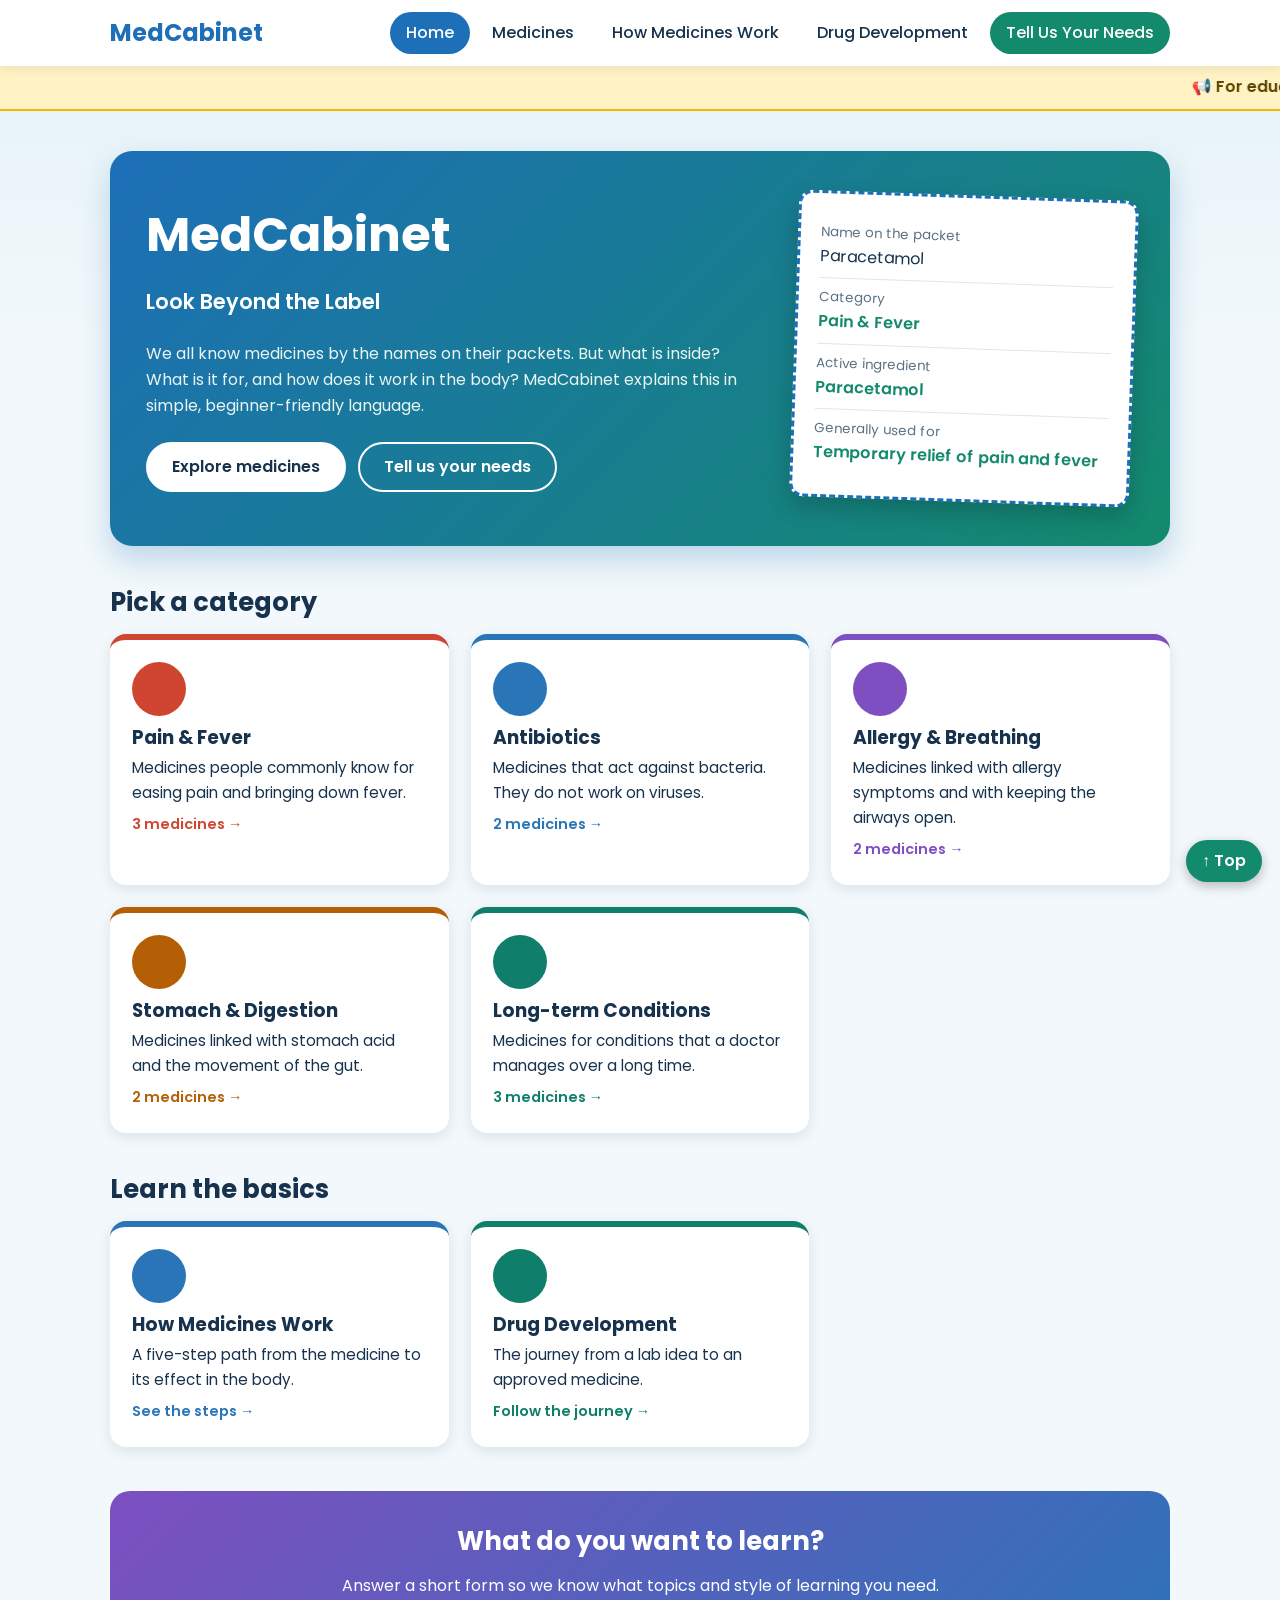
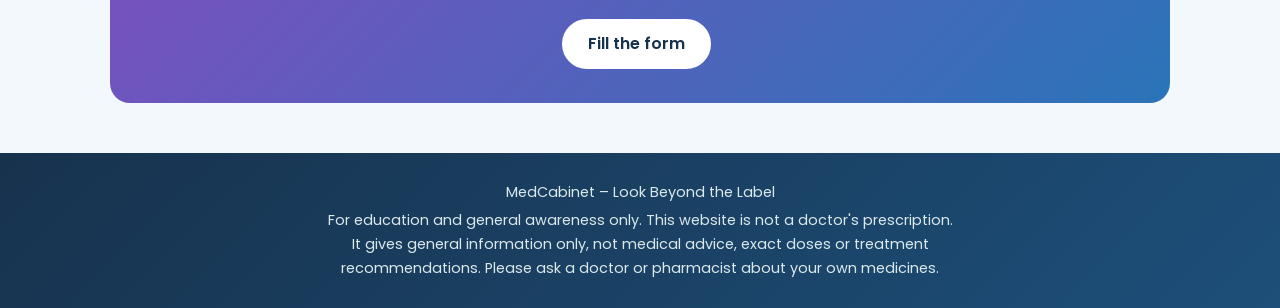
<file: index.html>
<!DOCTYPE html>
<html lang="en">
<head>
  <meta charset="UTF-8">
  <meta name="viewport" content="width=device-width, initial-scale=1.0">
  <title>Home | MedCabinet</title>
  <link rel="preconnect" href="https://fonts.googleapis.com">
  <link href="https://fonts.googleapis.com/css2?family=Poppins:wght@400;500;600;700&display=swap" rel="stylesheet">
  <link rel="stylesheet" href="style.css">
</head>
<body class="" id="top">
<header>
  <nav class="nav">
    <a class="brand" href="index.html">MedCabinet</a>
    <ul>
      <li><a href="index.html" class="active">Home</a></li>
      <li><a href="medicines.html">Medicines</a></li>
      <li><a href="how-medicines-work.html">How Medicines Work</a></li>
      <li><a href="drug-development.html">Drug Development</a></li>
      <li><a class="nav-cta" href="needs.html">Tell Us Your Needs</a></li>
    </ul>
  </nav>
</header>
<marquee class="notice" behavior="scroll" direction="left" scrollamount="5">&#128226; For education only &ndash; this is NOT a doctor's prescription. Always ask a doctor or pharmacist before taking any medicine. Read the label. Never share prescription medicines.</marquee>
<main>
  <section class="hero">
    <div class="hero-text">
      <h1>MedCabinet</h1>
      <p class="tagline">Look Beyond the Label</p>
      <p>We all know medicines by the names on their packets. But what is inside? What is it for, and how does it work in the body? MedCabinet explains this in simple, beginner-friendly language.</p>
      <a class="btn btn-white" href="medicines.html">Explore medicines</a>
      <a class="btn btn-ghost" href="needs.html">Tell us your needs</a>
    </div>
    <div class="label-box">
      <div class="row"><small>Name on the packet</small>Paracetamol</div>
      <div class="row"><small>Category</small><span class="hidden">Pain &amp; Fever</span></div>
      <div class="row"><small>Active ingredient</small><span class="hidden">Paracetamol</span></div>
      <div class="row"><small>Generally used for</small><span class="hidden">Temporary relief of pain and fever</span></div>
    </div>
  </section>

  <h2>Pick a category</h2>
  <div class="grid">
    <a class="cat-card c-pain" href="cat-pain.html">
      <div class="icon"></div>
      <h3>Pain &amp; Fever</h3>
      <p>Medicines people commonly know for easing pain and bringing down fever.</p>
      <span class="count">3 medicines &rarr;</span>
    </a>
    <a class="cat-card c-anti" href="cat-antibiotics.html">
      <div class="icon"></div>
      <h3>Antibiotics</h3>
      <p>Medicines that act against bacteria. They do not work on viruses.</p>
      <span class="count">2 medicines &rarr;</span>
    </a>
    <a class="cat-card c-allergy" href="cat-allergy.html">
      <div class="icon"></div>
      <h3>Allergy &amp; Breathing</h3>
      <p>Medicines linked with allergy symptoms and with keeping the airways open.</p>
      <span class="count">2 medicines &rarr;</span>
    </a>
    <a class="cat-card c-stomach" href="cat-stomach.html">
      <div class="icon"></div>
      <h3>Stomach &amp; Digestion</h3>
      <p>Medicines linked with stomach acid and the movement of the gut.</p>
      <span class="count">2 medicines &rarr;</span>
    </a>
    <a class="cat-card c-long" href="cat-longterm.html">
      <div class="icon"></div>
      <h3>Long-term Conditions</h3>
      <p>Medicines for conditions that a doctor manages over a long time.</p>
      <span class="count">3 medicines &rarr;</span>
    </a>
  </div>

  <h2>Learn the basics</h2>
  <div class="grid">
    <a class="cat-card c-anti" href="how-medicines-work.html">
      <div class="icon"></div>
      <h3>How Medicines Work</h3>
      <p>A five-step path from the medicine to its effect in the body.</p>
      <span class="count">See the steps &rarr;</span>
    </a>
    <a class="cat-card c-long" href="drug-development.html">
      <div class="icon"></div>
      <h3>Drug Development</h3>
      <p>The journey from a lab idea to an approved medicine.</p>
      <span class="count">Follow the journey &rarr;</span>
    </a>
  </div>

  <section class="cta">
    <h2>What do you want to learn?</h2>
    <p>Answer a short form so we know what topics and style of learning you need.</p>
    <a class="btn btn-white" href="needs.html">Fill the form</a>
  </section>
</main>
<a class="to-top" href="#top">&uarr; Top</a>
<footer>
  <p>MedCabinet &ndash; Look Beyond the Label</p>
  <p>For education and general awareness only. This website is not a doctor's prescription. It gives general information only, not medical advice, exact doses or treatment recommendations. Please ask a doctor or pharmacist about your own medicines.</p>
</footer>
</body>
</html>
</file>
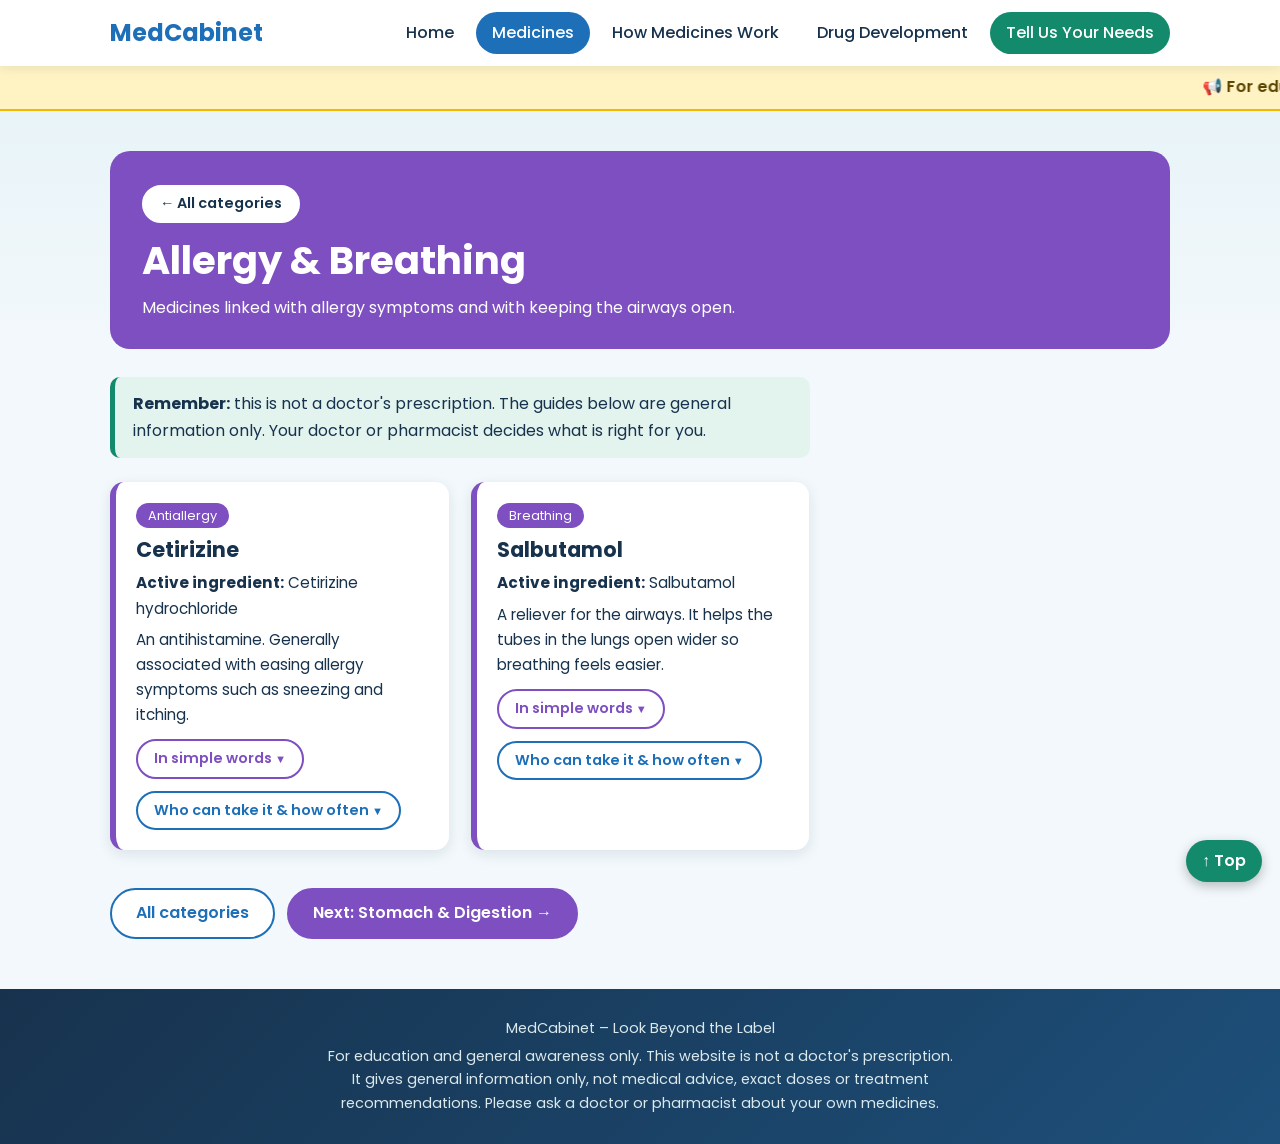
<file: cat-allergy.html>
<!DOCTYPE html>
<html lang="en">
<head>
  <meta charset="UTF-8">
  <meta name="viewport" content="width=device-width, initial-scale=1.0">
  <title>Allergy &amp; Breathing | MedCabinet</title>
  <link rel="preconnect" href="https://fonts.googleapis.com">
  <link href="https://fonts.googleapis.com/css2?family=Poppins:wght@400;500;600;700&display=swap" rel="stylesheet">
  <link rel="stylesheet" href="style.css">
</head>
<body class="c-allergy" id="top">
<header>
  <nav class="nav">
    <a class="brand" href="index.html">MedCabinet</a>
    <ul>
      <li><a href="index.html">Home</a></li>
      <li><a href="medicines.html" class="active">Medicines</a></li>
      <li><a href="how-medicines-work.html">How Medicines Work</a></li>
      <li><a href="drug-development.html">Drug Development</a></li>
      <li><a class="nav-cta" href="needs.html">Tell Us Your Needs</a></li>
    </ul>
  </nav>
</header>
<marquee class="notice" behavior="scroll" direction="left" scrollamount="5">&#128226; For education only &ndash; this is NOT a doctor's prescription. Always ask a doctor or pharmacist before taking any medicine. Read the label. Never share prescription medicines.</marquee>
<main>
  <section class="banner">
    <a class="btn btn-white small" href="medicines.html">&larr; All categories</a>
    <h1> Allergy &amp; Breathing</h1>
    <p>Medicines linked with allergy symptoms and with keeping the airways open.</p>
  </section>
  <p class="note"><strong>Remember:</strong> this is not a doctor's prescription. The guides below are general information only. Your doctor or pharmacist decides what is right for you.</p>
  <div class="grid">
    <article class="card">
      <span class="tag">Antiallergy</span>
      <h3>Cetirizine</h3>
      <p><strong>Active ingredient:</strong> Cetirizine hydrochloride</p>
      <p>An antihistamine. Generally associated with easing allergy symptoms such as sneezing and itching.</p>
      <details>
        <summary>In simple words</summary>
        <p>In an allergy the body releases histamine. Cetirizine sits on the histamine receptors so histamine cannot cause itching and a runny nose.</p>
      </details>
      <details class="guide">
        <summary>Who can take it &amp; how often</summary>
        <div class="guide-box">
          <dl>
            <dt>Age groups</dt><dd>Adults and older children. Younger children should only use child products as shown on the label. Ask a doctor for toddlers.</dd>
            <dt>How often</dt><dd>Usually once a day when allergy symptoms are present. Follow the label.</dd>
            <dt>Prescription</dt><dd>Often sold without a prescription.</dd>
            <dt>Be careful</dt><dd>It can make some people sleepy, so be careful when driving or using machines.</dd>
          </dl>
          <p class="fine">General information only. Always follow the product label or your doctor's instructions.</p>
        </div>
      </details>
    </article>
    <article class="card">
      <span class="tag">Breathing</span>
      <h3>Salbutamol</h3>
      <p><strong>Active ingredient:</strong> Salbutamol</p>
      <p>A reliever for the airways. It helps the tubes in the lungs open wider so breathing feels easier.</p>
      <details>
        <summary>In simple words</summary>
        <p>It attaches to receptors on the muscles around the airways and tells those muscles to relax.</p>
      </details>
      <details class="guide">
        <summary>Who can take it &amp; how often</summary>
        <div class="guide-box">
          <dl>
            <dt>Age groups</dt><dd>Adults and children. The doctor chooses the type of inhaler or medicine.</dd>
            <dt>How often</dt><dd>Used when breathing is difficult, or as the doctor has planned. If it is needed more often than usual, see a doctor quickly.</dd>
            <dt>Prescription</dt><dd>Usually needs a doctor's prescription.</dd>
            <dt>Be careful</dt><dd>If breathing gets worse or the medicine does not help, get medical help urgently.</dd>
          </dl>
          <p class="fine">General information only. Always follow the product label or your doctor's instructions.</p>
        </div>
      </details>
    </article>
  </div>
  <div class="pager">
    <a class="btn" href="medicines.html">All categories</a>
    <a class="btn btn-solid" href="cat-stomach.html">Next: Stomach &amp; Digestion &rarr;</a>
  </div>
</main>
<a class="to-top" href="#top">&uarr; Top</a>
<footer>
  <p>MedCabinet &ndash; Look Beyond the Label</p>
  <p>For education and general awareness only. This website is not a doctor's prescription. It gives general information only, not medical advice, exact doses or treatment recommendations. Please ask a doctor or pharmacist about your own medicines.</p>
</footer>
</body>
</html>
</file>
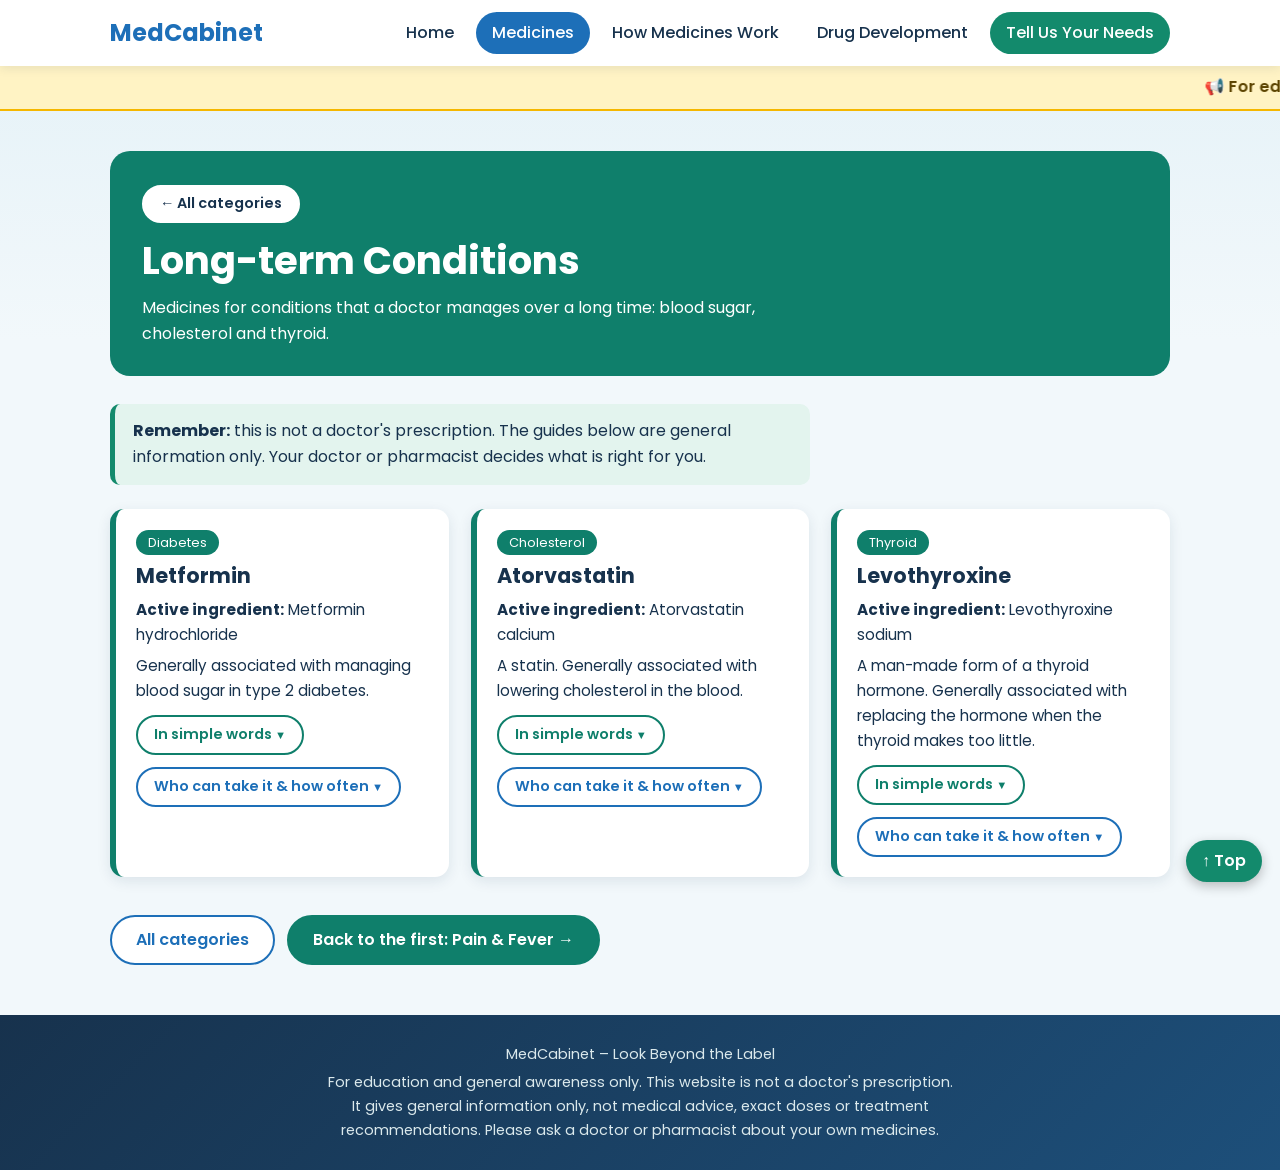
<file: cat-longterm.html>
<!DOCTYPE html>
<html lang="en">
<head>
  <meta charset="UTF-8">
  <meta name="viewport" content="width=device-width, initial-scale=1.0">
  <title>Long-term Conditions | MedCabinet</title>
  <link rel="preconnect" href="https://fonts.googleapis.com">
  <link href="https://fonts.googleapis.com/css2?family=Poppins:wght@400;500;600;700&display=swap" rel="stylesheet">
  <link rel="stylesheet" href="style.css">
</head>
<body class="c-long" id="top">
<header>
  <nav class="nav">
    <a class="brand" href="index.html">MedCabinet</a>
    <ul>
      <li><a href="index.html">Home</a></li>
      <li><a href="medicines.html" class="active">Medicines</a></li>
      <li><a href="how-medicines-work.html">How Medicines Work</a></li>
      <li><a href="drug-development.html">Drug Development</a></li>
      <li><a class="nav-cta" href="needs.html">Tell Us Your Needs</a></li>
    </ul>
  </nav>
</header>
<marquee class="notice" behavior="scroll" direction="left" scrollamount="5">&#128226; For education only &ndash; this is NOT a doctor's prescription. Always ask a doctor or pharmacist before taking any medicine. Read the label. Never share prescription medicines.</marquee>
<main>
  <section class="banner">
    <a class="btn btn-white small" href="medicines.html">&larr; All categories</a>
    <h1>Long-term Conditions</h1>
    <p>Medicines for conditions that a doctor manages over a long time: blood sugar, cholesterol and thyroid.</p>
  </section>
  <p class="note"><strong>Remember:</strong> this is not a doctor's prescription. The guides below are general information only. Your doctor or pharmacist decides what is right for you.</p>
  <div class="grid">
    <article class="card">
      <span class="tag">Diabetes</span>
      <h3>Metformin</h3>
      <p><strong>Active ingredient:</strong> Metformin hydrochloride</p>
      <p>Generally associated with managing blood sugar in type 2 diabetes.</p>
      <details>
        <summary>In simple words</summary>
        <p>It reduces the sugar made by the liver and helps the body's cells use sugar better.</p>
      </details>
      <details class="guide">
        <summary>Who can take it &amp; how often</summary>
        <div class="guide-box">
          <dl>
            <dt>Age groups</dt><dd>Adults, and some older children only under a specialist doctor.</dd>
            <dt>How often</dt><dd>Taken regularly every day, usually with meals, exactly as the doctor says. It is not a 'when needed' medicine.</dd>
            <dt>Prescription</dt><dd>Prescription only.</dd>
            <dt>Be careful</dt><dd>Doctors check how the kidneys are working. Never stop or change it without asking.</dd>
          </dl>
          <p class="fine">General information only. Always follow the product label or your doctor's instructions.</p>
        </div>
      </details>
    </article>
    <article class="card">
      <span class="tag">Cholesterol</span>
      <h3>Atorvastatin</h3>
      <p><strong>Active ingredient:</strong> Atorvastatin calcium</p>
      <p>A statin. Generally associated with lowering cholesterol in the blood.</p>
      <details>
        <summary>In simple words</summary>
        <p>It blocks an enzyme that the liver uses to make cholesterol.</p>
      </details>
      <details class="guide">
        <summary>Who can take it &amp; how often</summary>
        <div class="guide-box">
          <dl>
            <dt>Age groups</dt><dd>Adults. Children only in special cases under a specialist doctor.</dd>
            <dt>How often</dt><dd>Usually once a day at the same time every day, for a long time, as the doctor says.</dd>
            <dt>Prescription</dt><dd>Prescription only.</dd>
            <dt>Be careful</dt><dd>Tell the doctor about unexplained muscle pain. It is not for use in pregnancy.</dd>
          </dl>
          <p class="fine">General information only. Always follow the product label or your doctor's instructions.</p>
        </div>
      </details>
    </article>
    <article class="card">
      <span class="tag">Thyroid</span>
      <h3>Levothyroxine</h3>
      <p><strong>Active ingredient:</strong> Levothyroxine sodium</p>
      <p>A man-made form of a thyroid hormone. Generally associated with replacing the hormone when the thyroid makes too little.</p>
      <details>
        <summary>In simple words</summary>
        <p>It does the same job as the body's own thyroid hormone, which controls how fast the body uses energy.</p>
      </details>
      <details class="guide">
        <summary>Who can take it &amp; how often</summary>
        <div class="guide-box">
          <dl>
            <dt>Age groups</dt><dd>Adults and children. The doctor sets the amount using blood tests. Babies and children are looked after by a specialist.</dd>
            <dt>How often</dt><dd>Usually once a day at the same time, often on an empty stomach, as the doctor says.</dd>
            <dt>Prescription</dt><dd>Prescription only.</dd>
            <dt>Be careful</dt><dd>Regular blood tests are needed. Do not stop or change it on your own.</dd>
          </dl>
          <p class="fine">General information only. Always follow the product label or your doctor's instructions.</p>
        </div>
      </details>
    </article>
  </div>
  <div class="pager">
    <a class="btn" href="medicines.html">All categories</a>
    <a class="btn btn-solid" href="cat-pain.html">Back to the first: Pain &amp; Fever &rarr;</a>
  </div>
</main>
<a class="to-top" href="#top">&uarr; Top</a>
<footer>
  <p>MedCabinet &ndash; Look Beyond the Label</p>
  <p>For education and general awareness only. This website is not a doctor's prescription. It gives general information only, not medical advice, exact doses or treatment recommendations. Please ask a doctor or pharmacist about your own medicines.</p>
</footer>
</body>
</html>
</file>
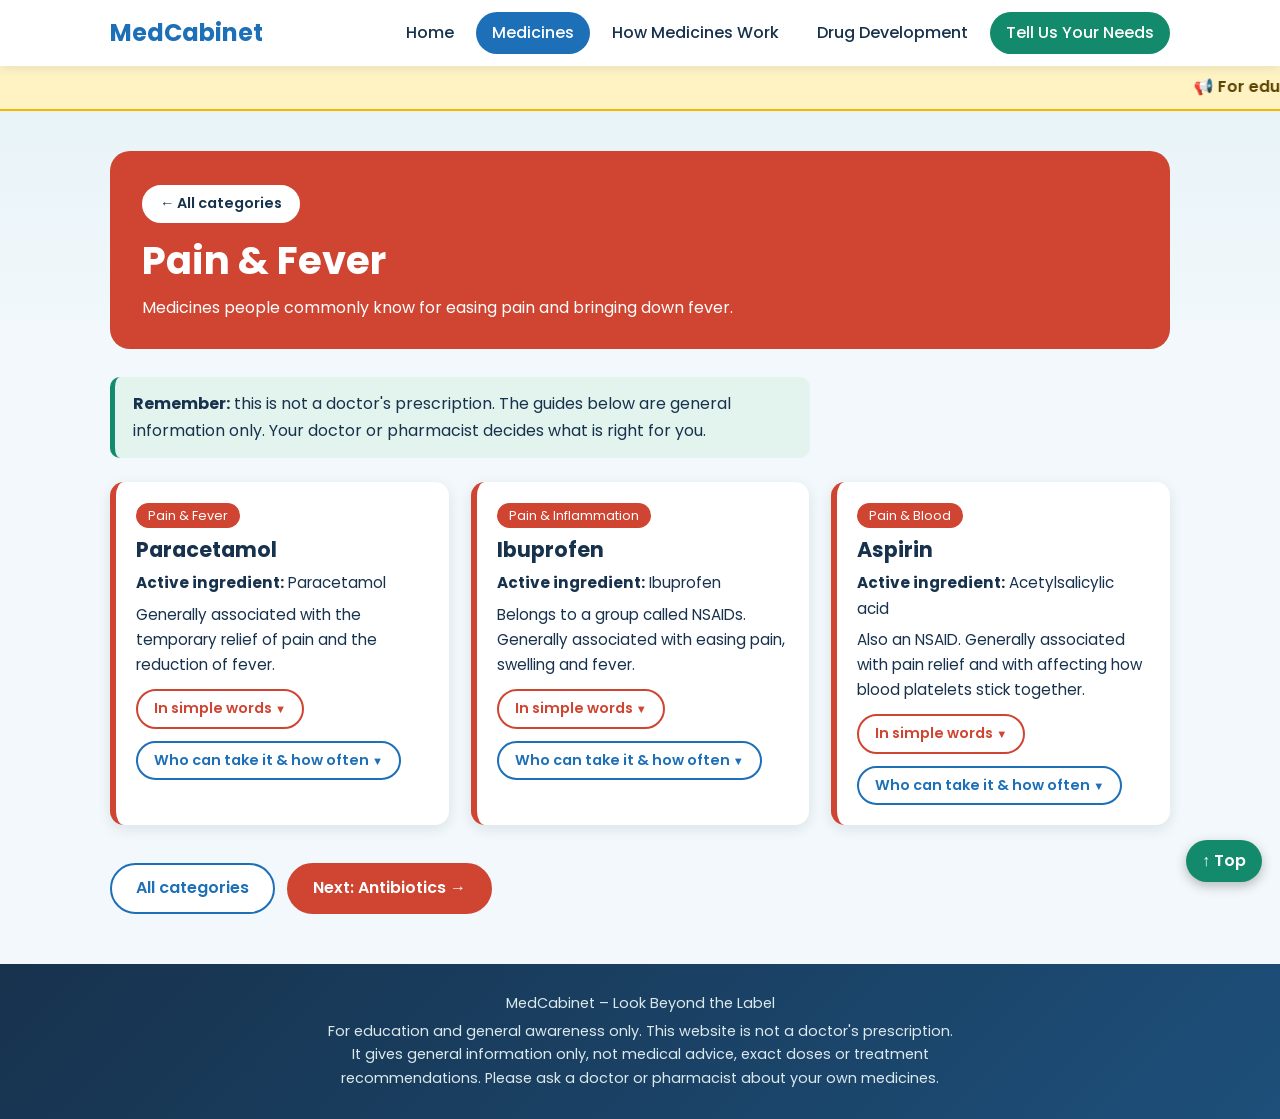
<file: cat-pain.html>
<!DOCTYPE html>
<html lang="en">
<head>
  <meta charset="UTF-8">
  <meta name="viewport" content="width=device-width, initial-scale=1.0">
  <title>Pain &amp; Fever | MedCabinet</title>
  <link rel="preconnect" href="https://fonts.googleapis.com">
  <link href="https://fonts.googleapis.com/css2?family=Poppins:wght@400;500;600;700&display=swap" rel="stylesheet">
  <link rel="stylesheet" href="style.css">
</head>
<body class="c-pain" id="top">
<header>
  <nav class="nav">
    <a class="brand" href="index.html">MedCabinet</a>
    <ul>
      <li><a href="index.html">Home</a></li>
      <li><a href="medicines.html" class="active">Medicines</a></li>
      <li><a href="how-medicines-work.html">How Medicines Work</a></li>
      <li><a href="drug-development.html">Drug Development</a></li>
      <li><a class="nav-cta" href="needs.html">Tell Us Your Needs</a></li>
    </ul>
  </nav>
</header>
<marquee class="notice" behavior="scroll" direction="left" scrollamount="5">&#128226; For education only &ndash; this is NOT a doctor's prescription. Always ask a doctor or pharmacist before taking any medicine. Read the label. Never share prescription medicines.</marquee>
<main>
  <section class="banner">
    <a class="btn btn-white small" href="medicines.html">&larr; All categories</a>
    <h1> Pain &amp; Fever</h1>
    <p>Medicines people commonly know for easing pain and bringing down fever.</p>
  </section>
  <p class="note"><strong>Remember:</strong> this is not a doctor's prescription. The guides below are general information only. Your doctor or pharmacist decides what is right for you.</p>
  <div class="grid">
    <article class="card">
      <span class="tag">Pain &amp; Fever</span>
      <h3>Paracetamol</h3>
      <p><strong>Active ingredient:</strong> Paracetamol</p>
      <p>Generally associated with the temporary relief of pain and the reduction of fever.</p>
      <details>
        <summary>In simple words</summary>
        <p>It is thought to work mainly in the brain, where it lowers the signals that make us feel pain and raise body temperature.</p>
      </details>
      <details class="guide">
        <summary>Who can take it &amp; how often</summary>
        <div class="guide-box">
          <dl>
            <dt>Age groups</dt><dd>Adults, and children using child-specific products. For children the amount depends on weight and the product, so follow the label. Babies need a doctor's advice first.</dd>
            <dt>How often</dt><dd>Only when needed. The label tells the gap needed between doses and the daily maximum. Never take extra doses.</dd>
            <dt>Prescription</dt><dd>Usually available without a prescription.</dd>
            <dt>Be careful</dt><dd>Many cold and flu products also contain paracetamol. Check labels so you do not take it twice.</dd>
          </dl>
          <p class="fine">General information only. Always follow the product label or your doctor's instructions.</p>
        </div>
      </details>
    </article>
    <article class="card">
      <span class="tag">Pain &amp; Inflammation</span>
      <h3>Ibuprofen</h3>
      <p><strong>Active ingredient:</strong> Ibuprofen</p>
      <p>Belongs to a group called NSAIDs. Generally associated with easing pain, swelling and fever.</p>
      <details>
        <summary>In simple words</summary>
        <p>It blocks enzymes (called COX) that make the chemicals which cause pain and swelling.</p>
      </details>
      <details class="guide">
        <summary>Who can take it &amp; how often</summary>
        <div class="guide-box">
          <dl>
            <dt>Age groups</dt><dd>Adults and older children using suitable products. For children the amount depends on weight and age, so follow the label. Not for babies unless a doctor says so.</dd>
            <dt>How often</dt><dd>Only when needed, with gaps between doses as written on the label. It is usually taken with or after food.</dd>
            <dt>Prescription</dt><dd>Many forms are sold without a prescription. Stronger forms need one.</dd>
            <dt>Be careful</dt><dd>People with stomach ulcers, kidney problems or asthma, and pregnant women, should ask a doctor first.</dd>
          </dl>
          <p class="fine">General information only. Always follow the product label or your doctor's instructions.</p>
        </div>
      </details>
    </article>
    <article class="card">
      <span class="tag">Pain &amp; Blood</span>
      <h3>Aspirin</h3>
      <p><strong>Active ingredient:</strong> Acetylsalicylic acid</p>
      <p>Also an NSAID. Generally associated with pain relief and with affecting how blood platelets stick together.</p>
      <details>
        <summary>In simple words</summary>
        <p>It blocks the same COX enzymes, and this also makes platelets in the blood less sticky.</p>
      </details>
      <details class="guide">
        <summary>Who can take it &amp; how often</summary>
        <div class="guide-box">
          <dl>
            <dt>Age groups</dt><dd>Adults. Children and teenagers should not take it unless a doctor says so, because of a rare but serious illness called Reye's syndrome.</dd>
            <dt>How often</dt><dd>For pain, only when needed with gaps as written on the label. Daily use for the heart is a different matter and is decided only by a doctor.</dd>
            <dt>Prescription</dt><dd>The pain-relief form is sold without a prescription. Daily use for the heart should only be on a doctor's advice.</dd>
            <dt>Be careful</dt><dd>It can irritate the stomach. People with ulcers, bleeding problems or asthma should ask a doctor first.</dd>
          </dl>
          <p class="fine">General information only. Always follow the product label or your doctor's instructions.</p>
        </div>
      </details>
    </article>
  </div>
  <div class="pager">
    <a class="btn" href="medicines.html">All categories</a>
    <a class="btn btn-solid" href="cat-antibiotics.html">Next: Antibiotics &rarr;</a>
  </div>
</main>
<a class="to-top" href="#top">&uarr; Top</a>
<footer>
  <p>MedCabinet &ndash; Look Beyond the Label</p>
  <p>For education and general awareness only. This website is not a doctor's prescription. It gives general information only, not medical advice, exact doses or treatment recommendations. Please ask a doctor or pharmacist about your own medicines.</p>
</footer>
</body>
</html>
</file>
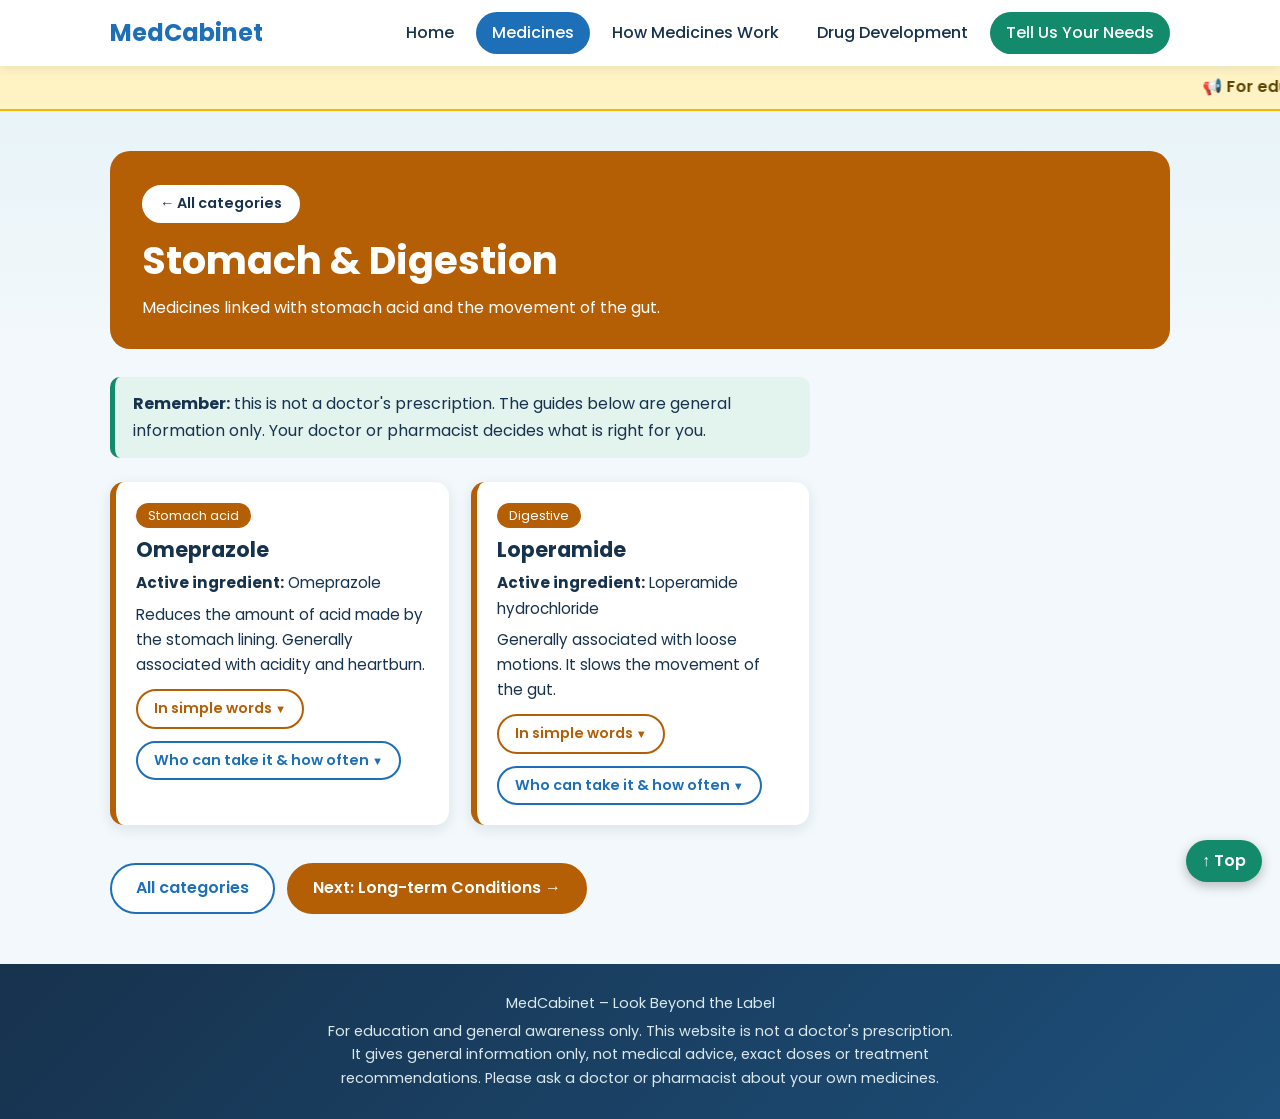
<file: cat-stomach.html>
<!DOCTYPE html>
<html lang="en">
<head>
  <meta charset="UTF-8">
  <meta name="viewport" content="width=device-width, initial-scale=1.0">
  <title>Stomach &amp; Digestion | MedCabinet</title>
  <link rel="preconnect" href="https://fonts.googleapis.com">
  <link href="https://fonts.googleapis.com/css2?family=Poppins:wght@400;500;600;700&display=swap" rel="stylesheet">
  <link rel="stylesheet" href="style.css">
</head>
<body class="c-stomach" id="top">
<header>
  <nav class="nav">
    <a class="brand" href="index.html">MedCabinet</a>
    <ul>
      <li><a href="index.html">Home</a></li>
      <li><a href="medicines.html" class="active">Medicines</a></li>
      <li><a href="how-medicines-work.html">How Medicines Work</a></li>
      <li><a href="drug-development.html">Drug Development</a></li>
      <li><a class="nav-cta" href="needs.html">Tell Us Your Needs</a></li>
    </ul>
  </nav>
</header>
<marquee class="notice" behavior="scroll" direction="left" scrollamount="5">&#128226; For education only &ndash; this is NOT a doctor's prescription. Always ask a doctor or pharmacist before taking any medicine. Read the label. Never share prescription medicines.</marquee>
<main>
  <section class="banner">
    <a class="btn btn-white small" href="medicines.html">&larr; All categories</a>
    <h1>Stomach &amp; Digestion</h1>
    <p>Medicines linked with stomach acid and the movement of the gut.</p>
  </section>
  <p class="note"><strong>Remember:</strong> this is not a doctor's prescription. The guides below are general information only. Your doctor or pharmacist decides what is right for you.</p>
  <div class="grid">
    <article class="card">
      <span class="tag">Stomach acid</span>
      <h3>Omeprazole</h3>
      <p><strong>Active ingredient:</strong> Omeprazole</p>
      <p>Reduces the amount of acid made by the stomach lining. Generally associated with acidity and heartburn.</p>
      <details>
        <summary>In simple words</summary>
        <p>The stomach lining has tiny acid pumps. Omeprazole switches many of them off.</p>
      </details>
      <details class="guide">
        <summary>Who can take it &amp; how often</summary>
        <div class="guide-box">
          <dl>
            <dt>Age groups</dt><dd>Mainly adults. Children only when a doctor advises.</dd>
            <dt>How often</dt><dd>Usually once a day, often before food, for a limited time set by the label or the doctor.</dd>
            <dt>Prescription</dt><dd>Some forms are sold for short-term use. Others need a prescription.</dd>
            <dt>Be careful</dt><dd>If acidity lasts more than about two weeks, or comes with weight loss, trouble swallowing or vomiting, see a doctor.</dd>
          </dl>
          <p class="fine">General information only. Always follow the product label or your doctor's instructions.</p>
        </div>
      </details>
    </article>
    <article class="card">
      <span class="tag">Digestive</span>
      <h3>Loperamide</h3>
      <p><strong>Active ingredient:</strong> Loperamide hydrochloride</p>
      <p>Generally associated with loose motions. It slows the movement of the gut.</p>
      <details>
        <summary>In simple words</summary>
        <p>It attaches to receptors in the gut wall that tell the intestine to move more slowly.</p>
      </details>
      <details class="guide">
        <summary>Who can take it &amp; how often</summary>
        <div class="guide-box">
          <dl>
            <dt>Age groups</dt><dd>Adults and older children only. It is not for young children. Ask a doctor first for any child.</dd>
            <dt>How often</dt><dd>Short-term use only, as written on the label.</dd>
            <dt>Prescription</dt><dd>Rules differ from country to country. Ask a pharmacist.</dd>
            <dt>Be careful</dt><dd>Drinking enough fluids is very important. See a doctor if there is fever or blood in the stool.</dd>
          </dl>
          <p class="fine">General information only. Always follow the product label or your doctor's instructions.</p>
        </div>
      </details>
    </article>
  </div>
  <div class="pager">
    <a class="btn" href="medicines.html">All categories</a>
    <a class="btn btn-solid" href="cat-longterm.html">Next: Long-term Conditions &rarr;</a>
  </div>
</main>
<a class="to-top" href="#top">&uarr; Top</a>
<footer>
  <p>MedCabinet &ndash; Look Beyond the Label</p>
  <p>For education and general awareness only. This website is not a doctor's prescription. It gives general information only, not medical advice, exact doses or treatment recommendations. Please ask a doctor or pharmacist about your own medicines.</p>
</footer>
</body>
</html>
</file>
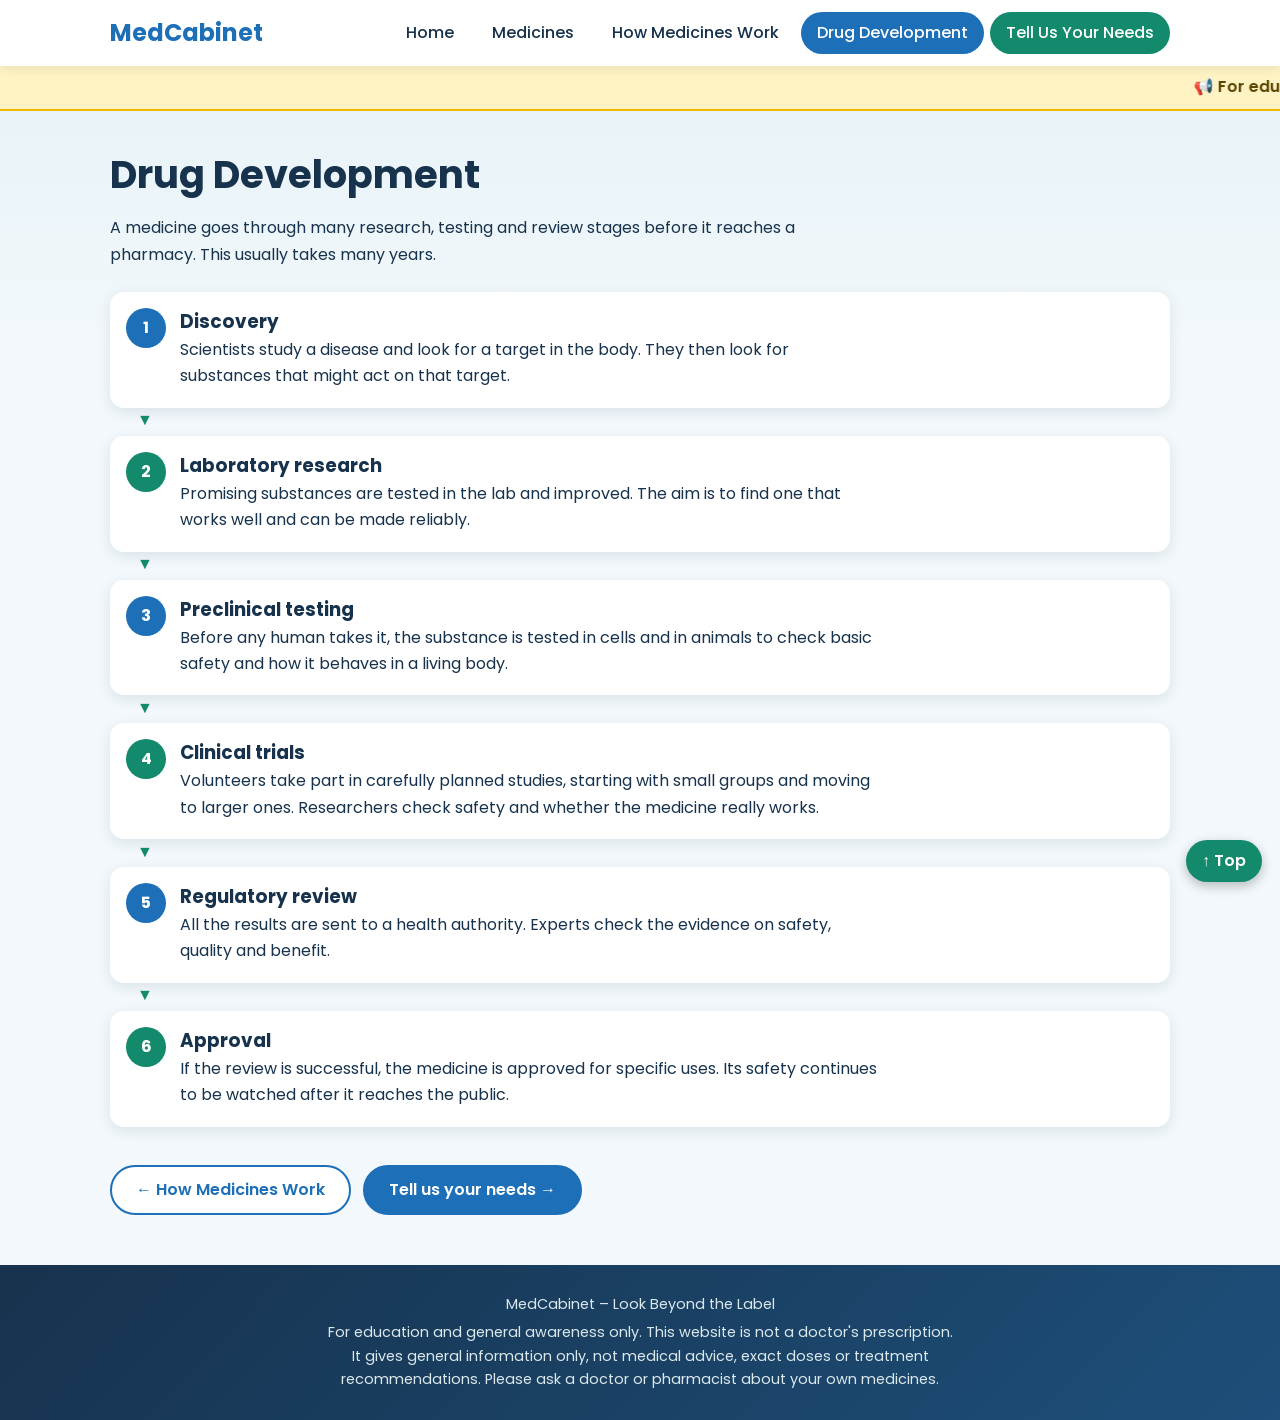
<file: drug-development.html>
<!DOCTYPE html>
<html lang="en">
<head>
  <meta charset="UTF-8">
  <meta name="viewport" content="width=device-width, initial-scale=1.0">
  <title>Drug Development | MedCabinet</title>
  <link rel="preconnect" href="https://fonts.googleapis.com">
  <link href="https://fonts.googleapis.com/css2?family=Poppins:wght@400;500;600;700&display=swap" rel="stylesheet">
  <link rel="stylesheet" href="style.css">
</head>
<body class="" id="top">
<header>
  <nav class="nav">
    <a class="brand" href="index.html">MedCabinet</a>
    <ul>
      <li><a href="index.html">Home</a></li>
      <li><a href="medicines.html">Medicines</a></li>
      <li><a href="how-medicines-work.html">How Medicines Work</a></li>
      <li><a href="drug-development.html" class="active">Drug Development</a></li>
      <li><a class="nav-cta" href="needs.html">Tell Us Your Needs</a></li>
    </ul>
  </nav>
</header>
<marquee class="notice" behavior="scroll" direction="left" scrollamount="5">&#128226; For education only &ndash; this is NOT a doctor's prescription. Always ask a doctor or pharmacist before taking any medicine. Read the label. Never share prescription medicines.</marquee>
<main>
  <div class="intro">
    <h1>Drug Development</h1>
    <p>A medicine goes through many research, testing and review stages before it reaches a pharmacy. This usually takes many years.</p>
  </div>
  <ol class="steps">
    <li><h3>Discovery</h3><p>Scientists study a disease and look for a target in the body. They then look for substances that might act on that target.</p></li>
    <li><h3>Laboratory research</h3><p>Promising substances are tested in the lab and improved. The aim is to find one that works well and can be made reliably.</p></li>
    <li><h3>Preclinical testing</h3><p>Before any human takes it, the substance is tested in cells and in animals to check basic safety and how it behaves in a living body.</p></li>
    <li><h3>Clinical trials</h3><p>Volunteers take part in carefully planned studies, starting with small groups and moving to larger ones. Researchers check safety and whether the medicine really works.</p></li>
    <li><h3>Regulatory review</h3><p>All the results are sent to a health authority. Experts check the evidence on safety, quality and benefit.</p></li>
    <li><h3>Approval</h3><p>If the review is successful, the medicine is approved for specific uses. Its safety continues to be watched after it reaches the public.</p></li>
  </ol>
  <div class="pager">
    <a class="btn" href="how-medicines-work.html">&larr; How Medicines Work</a>
    <a class="btn btn-solid" href="needs.html">Tell us your needs &rarr;</a>
  </div>
</main>
<a class="to-top" href="#top">&uarr; Top</a>
<footer>
  <p>MedCabinet &ndash; Look Beyond the Label</p>
  <p>For education and general awareness only. This website is not a doctor's prescription. It gives general information only, not medical advice, exact doses or treatment recommendations. Please ask a doctor or pharmacist about your own medicines.</p>
</footer>
</body>
</html>
</file>
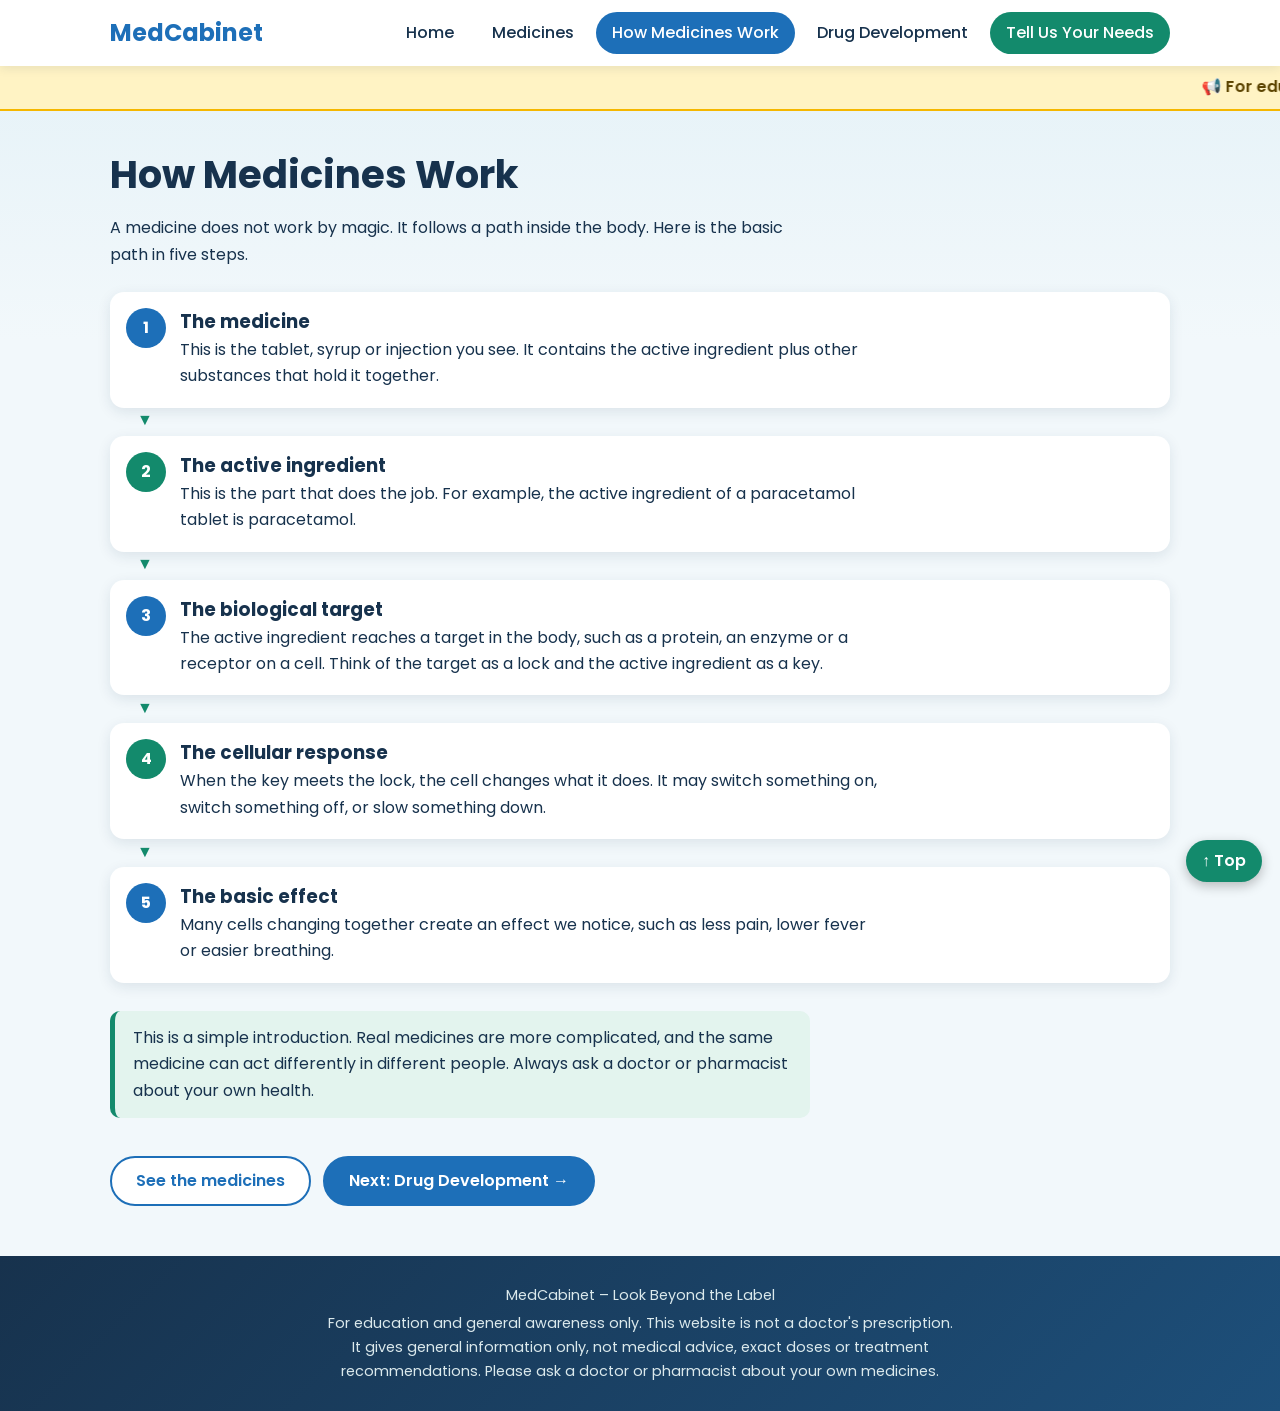
<file: how-medicines-work.html>
<!DOCTYPE html>
<html lang="en">
<head>
  <meta charset="UTF-8">
  <meta name="viewport" content="width=device-width, initial-scale=1.0">
  <title>How Medicines Work | MedCabinet</title>
  <link rel="preconnect" href="https://fonts.googleapis.com">
  <link href="https://fonts.googleapis.com/css2?family=Poppins:wght@400;500;600;700&display=swap" rel="stylesheet">
  <link rel="stylesheet" href="style.css">
</head>
<body class="" id="top">
<header>
  <nav class="nav">
    <a class="brand" href="index.html">MedCabinet</a>
    <ul>
      <li><a href="index.html">Home</a></li>
      <li><a href="medicines.html">Medicines</a></li>
      <li><a href="how-medicines-work.html" class="active">How Medicines Work</a></li>
      <li><a href="drug-development.html">Drug Development</a></li>
      <li><a class="nav-cta" href="needs.html">Tell Us Your Needs</a></li>
    </ul>
  </nav>
</header>
<marquee class="notice" behavior="scroll" direction="left" scrollamount="5">&#128226; For education only &ndash; this is NOT a doctor's prescription. Always ask a doctor or pharmacist before taking any medicine. Read the label. Never share prescription medicines.</marquee>
<main>
  <div class="intro">
    <h1>How Medicines Work</h1>
    <p>A medicine does not work by magic. It follows a path inside the body. Here is the basic path in five steps.</p>
  </div>
  <ol class="steps">
    <li><h3>The medicine</h3><p>This is the tablet, syrup or injection you see. It contains the active ingredient plus other substances that hold it together.</p></li>
    <li><h3>The active ingredient</h3><p>This is the part that does the job. For example, the active ingredient of a paracetamol tablet is paracetamol.</p></li>
    <li><h3>The biological target</h3><p>The active ingredient reaches a target in the body, such as a protein, an enzyme or a receptor on a cell. Think of the target as a lock and the active ingredient as a key.</p></li>
    <li><h3>The cellular response</h3><p>When the key meets the lock, the cell changes what it does. It may switch something on, switch something off, or slow something down.</p></li>
    <li><h3>The basic effect</h3><p>Many cells changing together create an effect we notice, such as less pain, lower fever or easier breathing.</p></li>
  </ol>
  <p class="note">This is a simple introduction. Real medicines are more complicated, and the same medicine can act differently in different people. Always ask a doctor or pharmacist about your own health.</p>
  <div class="pager">
    <a class="btn" href="medicines.html">See the medicines</a>
    <a class="btn btn-solid" href="drug-development.html">Next: Drug Development &rarr;</a>
  </div>
</main>
<a class="to-top" href="#top">&uarr; Top</a>
<footer>
  <p>MedCabinet &ndash; Look Beyond the Label</p>
  <p>For education and general awareness only. This website is not a doctor's prescription. It gives general information only, not medical advice, exact doses or treatment recommendations. Please ask a doctor or pharmacist about your own medicines.</p>
</footer>
</body>
</html>
</file>
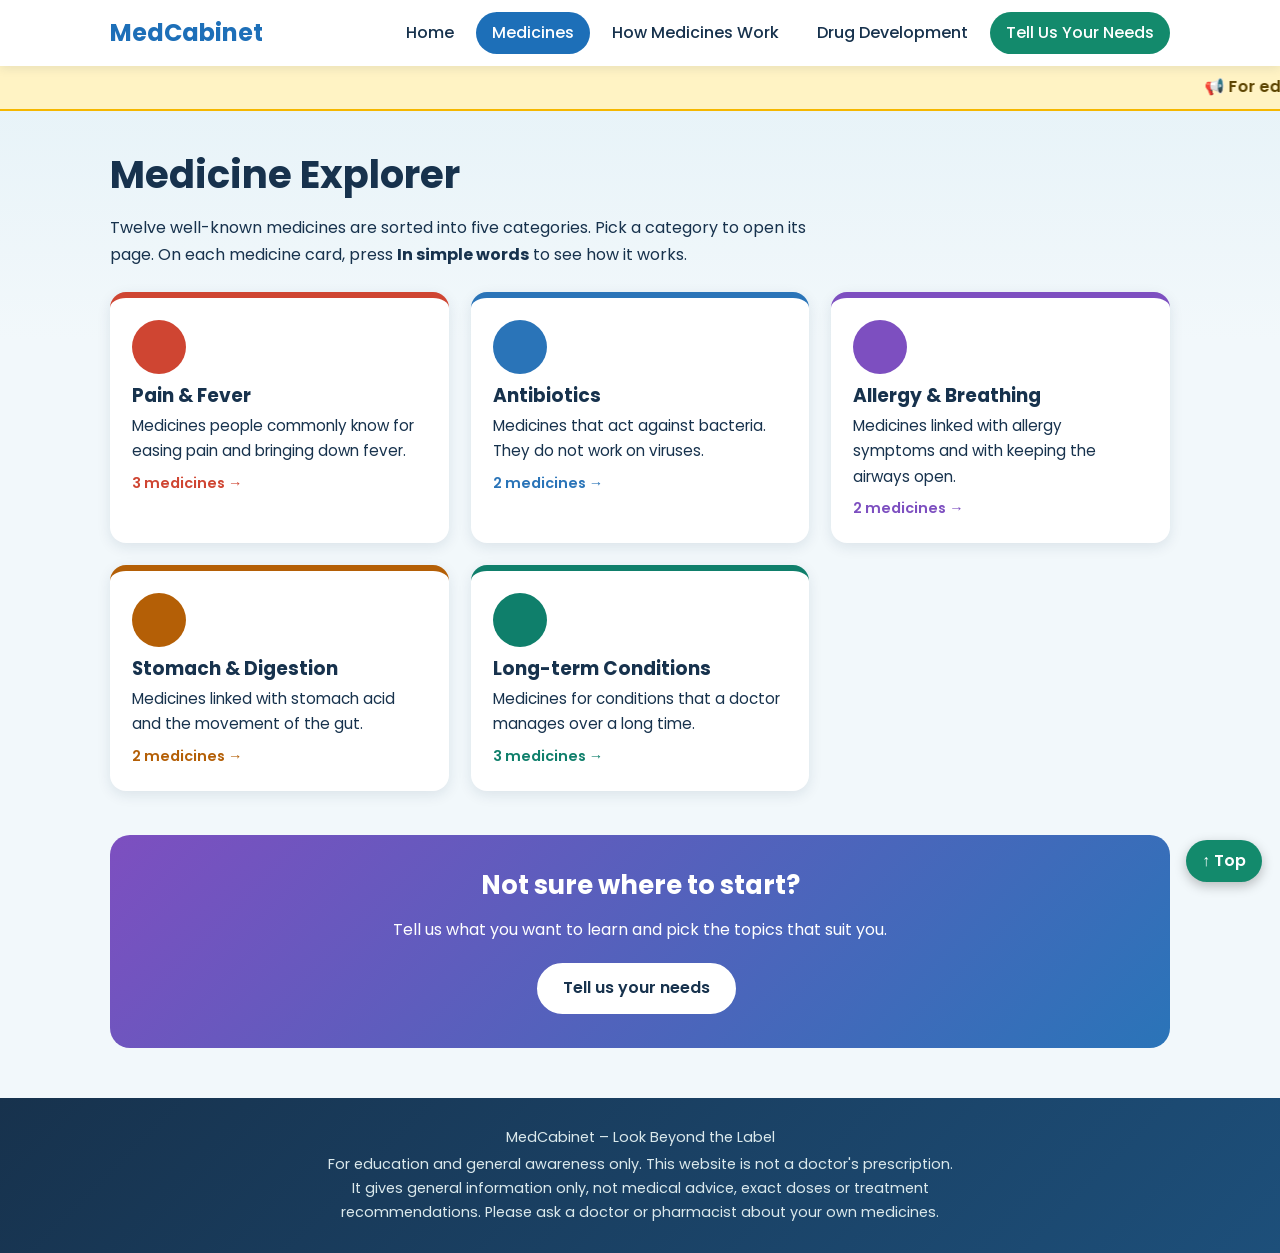
<file: medicines.html>
<!DOCTYPE html>
<html lang="en">
<head>
  <meta charset="UTF-8">
  <meta name="viewport" content="width=device-width, initial-scale=1.0">
  <title>Medicines | MedCabinet</title>
  <link rel="preconnect" href="https://fonts.googleapis.com">
  <link href="https://fonts.googleapis.com/css2?family=Poppins:wght@400;500;600;700&display=swap" rel="stylesheet">
  <link rel="stylesheet" href="style.css">
</head>
<body class="" id="top">
<header>
  <nav class="nav">
    <a class="brand" href="index.html">MedCabinet</a>
    <ul>
      <li><a href="index.html">Home</a></li>
      <li><a href="medicines.html" class="active">Medicines</a></li>
      <li><a href="how-medicines-work.html">How Medicines Work</a></li>
      <li><a href="drug-development.html">Drug Development</a></li>
      <li><a class="nav-cta" href="needs.html">Tell Us Your Needs</a></li>
    </ul>
  </nav>
</header>
<marquee class="notice" behavior="scroll" direction="left" scrollamount="5">&#128226; For education only &ndash; this is NOT a doctor's prescription. Always ask a doctor or pharmacist before taking any medicine. Read the label. Never share prescription medicines.</marquee>
<main>
  <div class="intro">
    <h1>Medicine Explorer</h1>
    <p>Twelve well-known medicines are sorted into five categories. Pick a category to open its page. On each medicine card, press <strong>In simple words</strong> to see how it works.</p>
  </div>
  <div class="grid">
    <a class="cat-card c-pain" href="cat-pain.html">
      <div class="icon"></div>
      <h3>Pain &amp; Fever</h3>
      <p>Medicines people commonly know for easing pain and bringing down fever.</p>
      <span class="count">3 medicines &rarr;</span>
    </a>
    <a class="cat-card c-anti" href="cat-antibiotics.html">
      <div class="icon"></div>
      <h3>Antibiotics</h3>
      <p>Medicines that act against bacteria. They do not work on viruses.</p>
      <span class="count">2 medicines &rarr;</span>
    </a>
    <a class="cat-card c-allergy" href="cat-allergy.html">
      <div class="icon"></div>
      <h3>Allergy &amp; Breathing</h3>
      <p>Medicines linked with allergy symptoms and with keeping the airways open.</p>
      <span class="count">2 medicines &rarr;</span>
    </a>
    <a class="cat-card c-stomach" href="cat-stomach.html">
      <div class="icon"></div>
      <h3>Stomach &amp; Digestion</h3>
      <p>Medicines linked with stomach acid and the movement of the gut.</p>
      <span class="count">2 medicines &rarr;</span>
    </a>
    <a class="cat-card c-long" href="cat-longterm.html">
      <div class="icon"></div>
      <h3>Long-term Conditions</h3>
      <p>Medicines for conditions that a doctor manages over a long time.</p>
      <span class="count">3 medicines &rarr;</span>
    </a>
  </div>
  <section class="cta">
    <h2>Not sure where to start?</h2>
    <p>Tell us what you want to learn and pick the topics that suit you.</p>
    <a class="btn btn-white" href="needs.html">Tell us your needs</a>
  </section>
</main>
<a class="to-top" href="#top">&uarr; Top</a>
<footer>
  <p>MedCabinet &ndash; Look Beyond the Label</p>
  <p>For education and general awareness only. This website is not a doctor's prescription. It gives general information only, not medical advice, exact doses or treatment recommendations. Please ask a doctor or pharmacist about your own medicines.</p>
</footer>
</body>
</html>
</file>
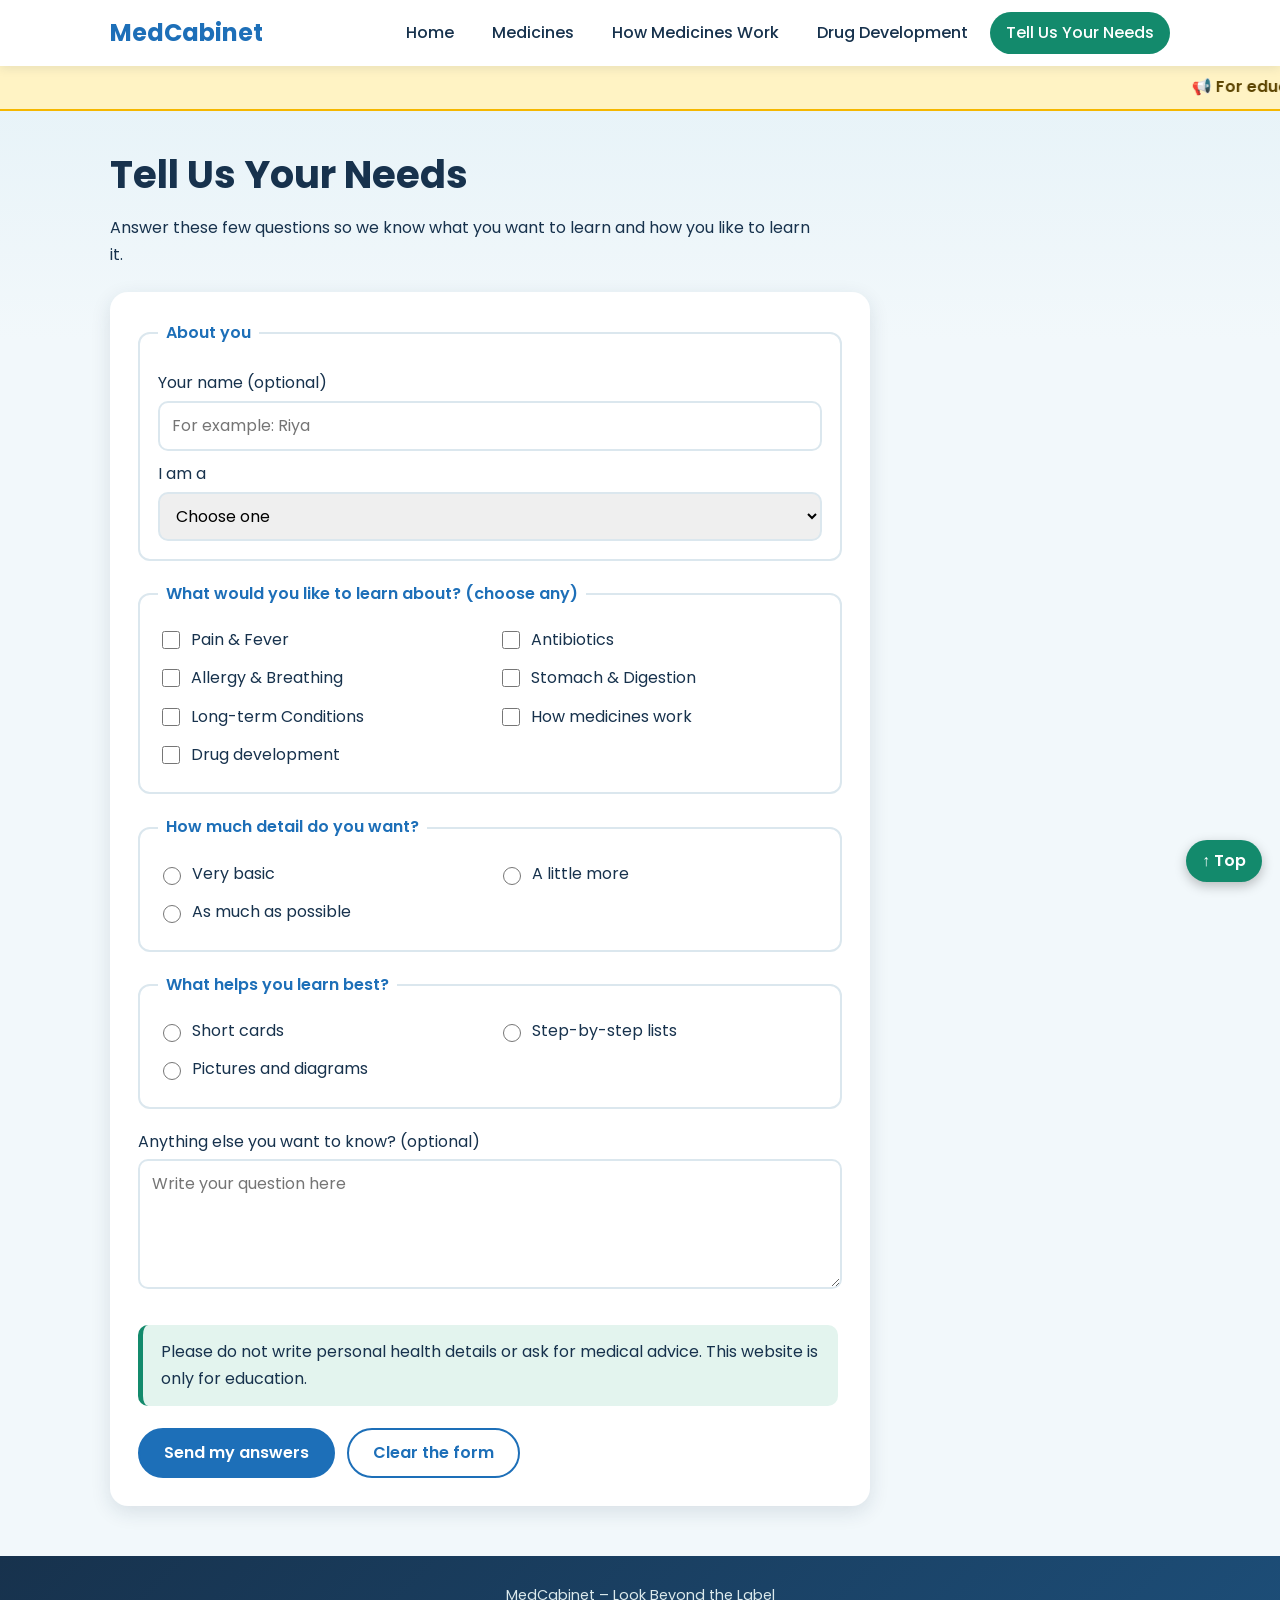
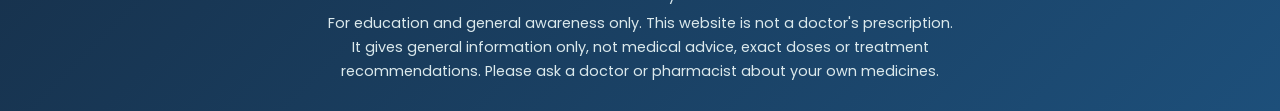
<file: needs.html>
<!DOCTYPE html>
<html lang="en">
<head>
  <meta charset="UTF-8">
  <meta name="viewport" content="width=device-width, initial-scale=1.0">
  <title>Tell Us Your Needs | MedCabinet</title>
  <link rel="preconnect" href="https://fonts.googleapis.com">
  <link href="https://fonts.googleapis.com/css2?family=Poppins:wght@400;500;600;700&display=swap" rel="stylesheet">
  <link rel="stylesheet" href="style.css">
</head>
<body class="" id="top">
<header>
  <nav class="nav">
    <a class="brand" href="index.html">MedCabinet</a>
    <ul>
      <li><a href="index.html">Home</a></li>
      <li><a href="medicines.html">Medicines</a></li>
      <li><a href="how-medicines-work.html">How Medicines Work</a></li>
      <li><a href="drug-development.html">Drug Development</a></li>
      <li><a class="nav-cta" href="needs.html">Tell Us Your Needs</a></li>
    </ul>
  </nav>
</header>
<marquee class="notice" behavior="scroll" direction="left" scrollamount="5">&#128226; For education only &ndash; this is NOT a doctor's prescription. Always ask a doctor or pharmacist before taking any medicine. Read the label. Never share prescription medicines.</marquee>
<main>
  <div class="intro">
    <h1>Tell Us Your Needs</h1>
    <p>Answer these few questions so we know what you want to learn and how you like to learn it.</p>
  </div>
  <form class="form-card" action="thanks.html" method="get">

    <fieldset>
      <legend>About you</legend>
      <label for="name">Your name (optional)</label>
      <input type="text" id="name" name="name" placeholder="For example: Riya">
      <label for="who">I am a</label>
      <select id="who" name="who" required>
        <option value="">Choose one</option>
        <option value="student">School or college student</option>
        <option value="parent">Parent or guardian</option>
        <option value="caregiver">Caregiver</option>
        <option value="curious">Just curious</option>
      </select>
    </fieldset>

    <fieldset>
      <legend>What would you like to learn about? (choose any)</legend>
      <div class="checks">
        <label><input type="checkbox" name="topic" value="pain"> Pain &amp; Fever</label>
        <label><input type="checkbox" name="topic" value="antibiotics"> Antibiotics</label>
        <label><input type="checkbox" name="topic" value="allergy"> Allergy &amp; Breathing</label>
        <label><input type="checkbox" name="topic" value="stomach"> Stomach &amp; Digestion</label>
        <label><input type="checkbox" name="topic" value="longterm"> Long-term Conditions</label>
        <label><input type="checkbox" name="topic" value="how"> How medicines work</label>
        <label><input type="checkbox" name="topic" value="development"> Drug development</label>
      </div>
    </fieldset>

    <fieldset>
      <legend>How much detail do you want?</legend>
      <div class="checks">
        <label><input type="radio" name="detail" value="basic" required> Very basic</label>
        <label><input type="radio" name="detail" value="medium"> A little more</label>
        <label><input type="radio" name="detail" value="deep"> As much as possible</label>
      </div>
    </fieldset>

    <fieldset>
      <legend>What helps you learn best?</legend>
      <div class="checks">
        <label><input type="radio" name="style" value="cards" required> Short cards</label>
        <label><input type="radio" name="style" value="steps"> Step-by-step lists</label>
        <label><input type="radio" name="style" value="pictures"> Pictures and diagrams</label>
      </div>
    </fieldset>

    <label for="q">Anything else you want to know? (optional)</label>
    <textarea id="q" name="question" rows="4" placeholder="Write your question here"></textarea>

    <p class="note">Please do not write personal health details or ask for medical advice. This website is only for education.</p>

    <button type="submit" class="btn btn-solid">Send my answers</button>
    <button type="reset" class="btn">Clear the form</button>
  </form>
</main>
<a class="to-top" href="#top">&uarr; Top</a>
<footer>
  <p>MedCabinet &ndash; Look Beyond the Label</p>
  <p>For education and general awareness only. This website is not a doctor's prescription. It gives general information only, not medical advice, exact doses or treatment recommendations. Please ask a doctor or pharmacist about your own medicines.</p>
</footer>
</body>
</html>
</file>
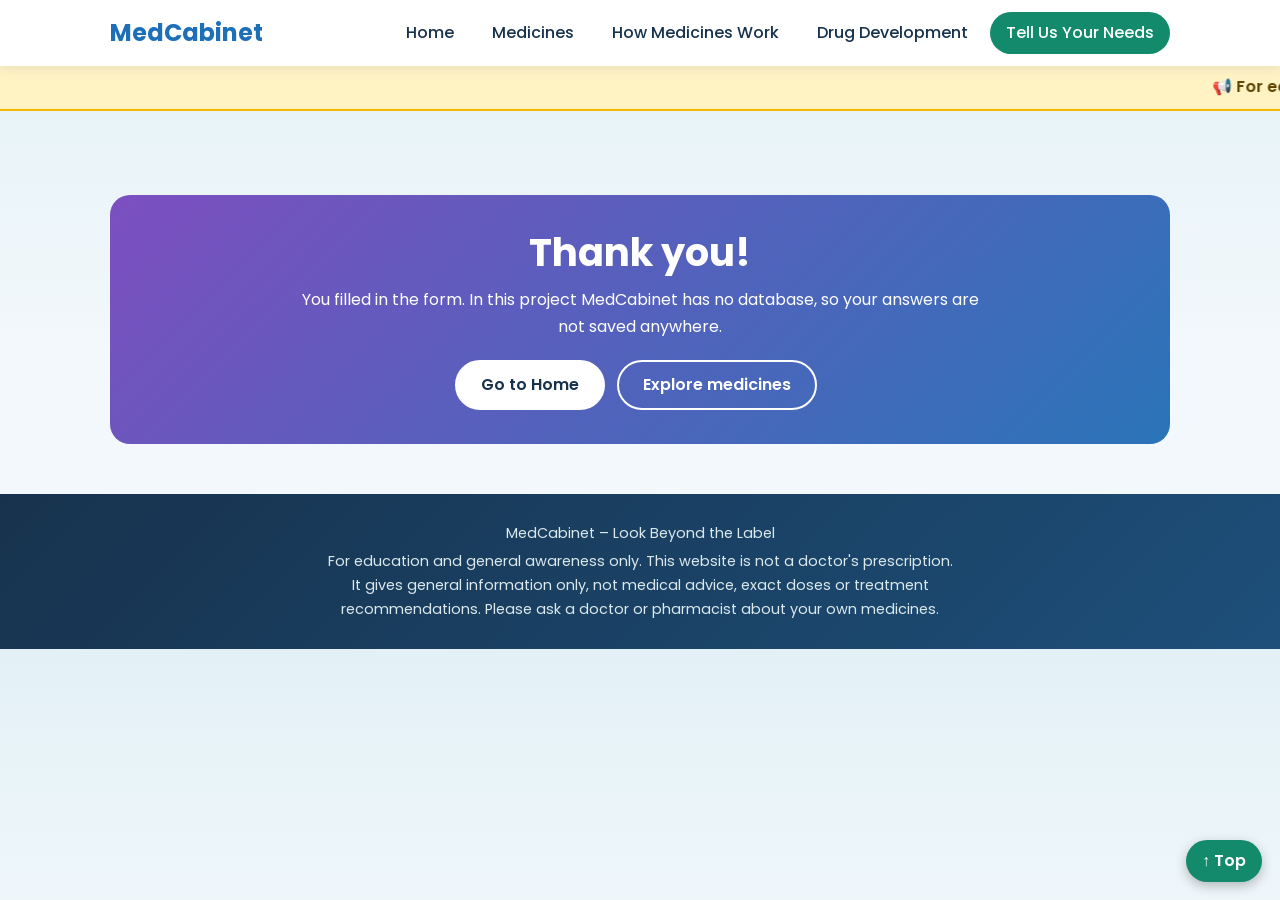
<file: thanks.html>
<!DOCTYPE html>
<html lang="en">
<head>
  <meta charset="UTF-8">
  <meta name="viewport" content="width=device-width, initial-scale=1.0">
  <title>Thank You | MedCabinet</title>
  <link rel="preconnect" href="https://fonts.googleapis.com">
  <link href="https://fonts.googleapis.com/css2?family=Poppins:wght@400;500;600;700&display=swap" rel="stylesheet">
  <link rel="stylesheet" href="style.css">
</head>
<body class="" id="top">
<header>
  <nav class="nav">
    <a class="brand" href="index.html">MedCabinet</a>
    <ul>
      <li><a href="index.html">Home</a></li>
      <li><a href="medicines.html">Medicines</a></li>
      <li><a href="how-medicines-work.html">How Medicines Work</a></li>
      <li><a href="drug-development.html">Drug Development</a></li>
      <li><a class="nav-cta" href="needs.html">Tell Us Your Needs</a></li>
    </ul>
  </nav>
</header>
<marquee class="notice" behavior="scroll" direction="left" scrollamount="5">&#128226; For education only &ndash; this is NOT a doctor's prescription. Always ask a doctor or pharmacist before taking any medicine. Read the label. Never share prescription medicines.</marquee>
<main>
  <section class="cta">
    <h1>Thank you!</h1>
    <p>You filled in the form. In this project MedCabinet has no database, so your answers are not saved anywhere.</p>
    <a class="btn btn-white" href="index.html">Go to Home</a>
    <a class="btn btn-ghost" href="medicines.html">Explore medicines</a>
  </section>
</main>
<a class="to-top" href="#top">&uarr; Top</a>
<footer>
  <p>MedCabinet &ndash; Look Beyond the Label</p>
  <p>For education and general awareness only. This website is not a doctor's prescription. It gives general information only, not medical advice, exact doses or treatment recommendations. Please ask a doctor or pharmacist about your own medicines.</p>
</footer>
</body>
</html>
</file>
<file: style.css>
/* MedCabinet - common stylesheet used by all pages */

/* 1. Colours in one place. Change them here and every page updates. */
:root {
  --ink: #17324d;
  --muted: #5a7185;
  --blue: #1d6fb8;
  --green: #138a6c;
  --paper: #f2f8fb;
  --mint: #e3f4ee;
  --line: #dbe7ee;
  --c: #1d6fb8;               /* "current" colour, changes for each category */
}
/* Each category has its own colour */
.c-pain    { --c: #cf4532; }
.c-anti    { --c: #2a74b8; }
.c-allergy { --c: #7d4fc0; }
.c-stomach { --c: #b45f06; }
.c-long    { --c: #0f7f6b; }

/* 2. Basic page settings */
* { box-sizing: border-box; }
html { scroll-behavior: smooth; }
body {
  margin: 0;
  font-family: Poppins, "Segoe UI", Arial, sans-serif;
  line-height: 1.65;
  color: var(--ink);
  background: linear-gradient(180deg, #e3f1f7 0, var(--paper) 340px);
}
h1, h2, h3 { line-height: 1.25; }
h1 { font-size: 2.4rem; margin: 0 0 10px; }
h2 { font-size: 1.6rem; margin: 40px 0 16px; }
p { max-width: 70ch; }
a { color: var(--blue); }
a:focus-visible, button:focus-visible, summary:focus-visible,
input:focus-visible, select:focus-visible, textarea:focus-visible {
  outline: 3px solid #f5b700; outline-offset: 2px;
}

/* 3. Navigation bar (stays at the top while scrolling) */
header { background: #fff; box-shadow: 0 2px 10px rgba(23, 50, 77, 0.1); position: sticky; top: 0; z-index: 10; }
.nav {
  max-width: 1100px; margin: 0 auto; padding: 12px 20px;
  display: flex; flex-wrap: wrap; align-items: center; justify-content: space-between; gap: 10px;
}
.brand { font-size: 1.5rem; font-weight: 700; color: var(--blue); text-decoration: none; }
.nav ul { list-style: none; margin: 0; padding: 0; display: flex; flex-wrap: wrap; gap: 6px; }
.nav li a { display: block; padding: 8px 16px; border-radius: 30px; text-decoration: none; color: var(--ink); font-weight: 500; }
.nav li a:hover { background: var(--mint); }
.nav li a.active { background: var(--blue); color: #fff; }
.nav li a.nav-cta { background: var(--green); color: #fff; }

/* 4. Page layout */
main { max-width: 1100px; margin: 0 auto; padding: 32px 20px 50px; }
.intro { margin-bottom: 24px; }

/* 5. Buttons */
.btn {
  display: inline-block; margin: 6px 8px 0 0; padding: 10px 24px;
  border-radius: 30px; border: 2px solid var(--blue); background: #fff; color: var(--blue);
  font: inherit; font-weight: 600; text-decoration: none; cursor: pointer;
  transition: transform 0.15s, box-shadow 0.15s;
}
.btn:hover { transform: translateY(-2px); box-shadow: 0 6px 14px rgba(23, 50, 77, 0.2); }
.btn-solid { background: var(--c); border-color: var(--c); color: #fff; }
.btn-white { background: #fff; border-color: #fff; color: var(--ink); }
.btn-ghost { background: transparent; border-color: #fff; color: #fff; }
.small { padding: 5px 16px; font-size: 0.9rem; }

/* 6. Home page hero */
.hero {
  display: flex; flex-wrap: wrap; align-items: center; gap: 32px;
  padding: 44px 36px; border-radius: 22px; color: #fff;
  background: linear-gradient(135deg, #1d6fb8 0%, #138a6c 100%);
  box-shadow: 0 14px 30px rgba(29, 111, 184, 0.25);
}
.hero h1 { font-size: 3rem; color: #fff; }
.hero p { color: #eaf6f3; }
.hero .tagline { font-size: 1.3rem; font-weight: 600; color: #fff; }
.hero-text { flex: 1 1 340px; }
.label-box {
  flex: 1 1 260px; max-width: 340px; background: #fff; color: var(--ink);
  border: 3px dashed var(--blue); border-radius: 14px; padding: 20px;
  transform: rotate(2deg); box-shadow: 0 10px 24px rgba(0, 0, 0, 0.2);
}
.label-box .row { padding: 8px 0; border-bottom: 1px solid var(--line); }
.label-box .row:last-child { border-bottom: none; }
.label-box small { display: block; color: var(--muted); }
.label-box .hidden { color: var(--green); font-weight: 600; }

/* 7. Category cards (big coloured links) */
.grid { display: grid; grid-template-columns: repeat(auto-fill, minmax(260px, 1fr)); gap: 22px; }
.cat-card {
  display: block; text-decoration: none; color: var(--ink); background: #fff;
  border-radius: 16px; border-top: 6px solid var(--c); padding: 22px;
  box-shadow: 0 4px 14px rgba(23, 50, 77, 0.1);
  transition: transform 0.2s, box-shadow 0.2s;
}
.cat-card:hover { transform: translateY(-5px); box-shadow: 0 12px 24px rgba(23, 50, 77, 0.18); }
.cat-card .icon {
  width: 54px; height: 54px; border-radius: 50%; background: var(--c);
  display: flex; align-items: center; justify-content: center; font-size: 1.6rem; margin-bottom: 10px;
}
.cat-card h3 { margin: 4px 0; }
.cat-card p { margin: 6px 0; font-size: 0.95rem; }
.cat-card .count { color: var(--c); font-weight: 600; font-size: 0.9rem; }

/* 8. Category page banner */
.banner { background: var(--c); color: #fff; border-radius: 20px; padding: 28px 32px; margin-bottom: 28px; }
.banner h1 { color: #fff; margin-top: 14px; }
.banner p { margin: 0; color: #fff; }

/* 9. Medicine cards */
.card {
  background: #fff; border-radius: 14px; border-left: 6px solid var(--c); padding: 20px;
  box-shadow: 0 4px 14px rgba(23, 50, 77, 0.1);
}
.card h3 { margin: 8px 0; font-size: 1.3rem; }
.card p { margin: 6px 0; font-size: 0.95rem; }
.tag { display: inline-block; padding: 2px 12px; border-radius: 20px; background: var(--c); color: #fff; font-size: 0.8rem; }

/* Working "In simple words" button (HTML details/summary, no JavaScript) */
details { margin-top: 12px; }
summary {
  display: inline-block; list-style: none; cursor: pointer; padding: 6px 16px; border-radius: 20px;
  border: 2px solid var(--c); color: var(--c); font-weight: 600; font-size: 0.9rem;
}
summary::-webkit-details-marker { display: none; }
summary::after { content: " \25BC"; font-size: 0.7rem; }
details[open] summary { background: var(--c); color: #fff; }
details[open] summary::after { content: " \25B2"; }
details p { background: var(--paper); border-radius: 10px; padding: 10px 14px; margin-top: 10px; }

/* 10. Step lists */
.steps { list-style: none; margin: 0; padding: 0; counter-reset: step; }
.steps li {
  counter-increment: step; position: relative; background: #fff; border-radius: 14px;
  padding: 18px 18px 18px 70px; margin-bottom: 28px; box-shadow: 0 4px 14px rgba(23, 50, 77, 0.1);
}
.steps li::before {
  content: counter(step); position: absolute; left: 16px; top: 16px; width: 40px; height: 40px;
  border-radius: 50%; background: var(--blue); color: #fff; text-align: center; line-height: 40px; font-weight: 700;
}
.steps li:nth-child(even)::before { background: var(--green); }
.steps li:not(:last-child)::after { content: "\25BC"; position: absolute; left: 27px; bottom: -26px; color: var(--green); }
.steps h3 { margin: 0 0 4px; font-size: 1.15rem; }
.steps p { margin: 0; }
.note { background: var(--mint); border-left: 5px solid var(--green); border-radius: 10px; padding: 14px 18px; margin-top: 28px; }

/* 11. Banner asking people to fill the form */
.cta {
  background: linear-gradient(135deg, #7d4fc0, #2a74b8); color: #fff; text-align: center;
  border-radius: 20px; padding: 34px 24px; margin-top: 44px;
}
.cta h2 { margin-top: 0; color: #fff; }
.cta p { margin: 8px auto 14px; }
.pager { margin-top: 32px; }

/* 12. Form */
.form-card { background: #fff; border-radius: 18px; padding: 28px; max-width: 760px; box-shadow: 0 6px 20px rgba(23, 50, 77, 0.12); }
fieldset { border: 2px solid var(--line); border-radius: 12px; margin: 0 0 20px; padding: 14px 18px 18px; }
legend { font-weight: 600; padding: 0 8px; color: var(--blue); }
.form-card label { display: block; margin: 10px 0 4px; }
input[type="text"], select, textarea {
  width: 100%; padding: 10px 12px; border: 2px solid var(--line); border-radius: 10px; font: inherit;
}
.checks { display: grid; grid-template-columns: repeat(auto-fill, minmax(230px, 1fr)); gap: 0 16px; }
.form-card .checks label { display: flex; align-items: center; gap: 8px; margin: 6px 0; }
input[type="checkbox"], input[type="radio"] { accent-color: var(--green); width: 18px; height: 18px; }

/* 13. Back to top button and footer */
.to-top {
  position: fixed; right: 18px; bottom: 18px; z-index: 20; padding: 8px 16px; border-radius: 30px;
  background: var(--green); color: #fff; text-decoration: none; font-weight: 600; box-shadow: 0 4px 12px rgba(0, 0, 0, 0.25);
}
footer { background: linear-gradient(135deg, #17324d, #1d4f7a); color: #dbe9ec; text-align: center; padding: 24px 20px; font-size: 0.9rem; }
footer p { margin: 4px auto; }

/* 14. Small screens and reduced motion */
@media (max-width: 600px) {
  h1, .hero h1 { font-size: 2rem; }
  .nav { justify-content: center; }
  .hero { padding: 28px 20px; }
  .label-box { transform: none; }
}
@media (prefers-reduced-motion: reduce) {
  html { scroll-behavior: auto; }
  * { transition: none !important; }
}

/* 15. Scrolling notice (marquee) */
.notice { background: #fff3c4; color: #5c4400; padding: 8px 0; font-weight: 600; border-bottom: 2px solid #f5b700; }

/* 16. "Who can take it & how often" dropdown */
.guide summary { border-color: var(--blue); color: var(--blue); }
.guide[open] summary { background: var(--blue); color: #fff; }
.guide-box { background: var(--paper); border-radius: 10px; padding: 10px 14px; margin-top: 10px; }
.guide-box dl { margin: 0; }
.guide-box dt { font-weight: 600; color: var(--blue); margin-top: 8px; font-size: 0.9rem; }
.guide-box dd { margin: 0 0 4px; font-size: 0.9rem; }
.guide-box p.fine { background: none; padding: 0; margin: 10px 0 0; font-size: 0.8rem; color: var(--muted); font-style: italic; }
.banner + .note { margin: 0 0 24px; }
</file>
